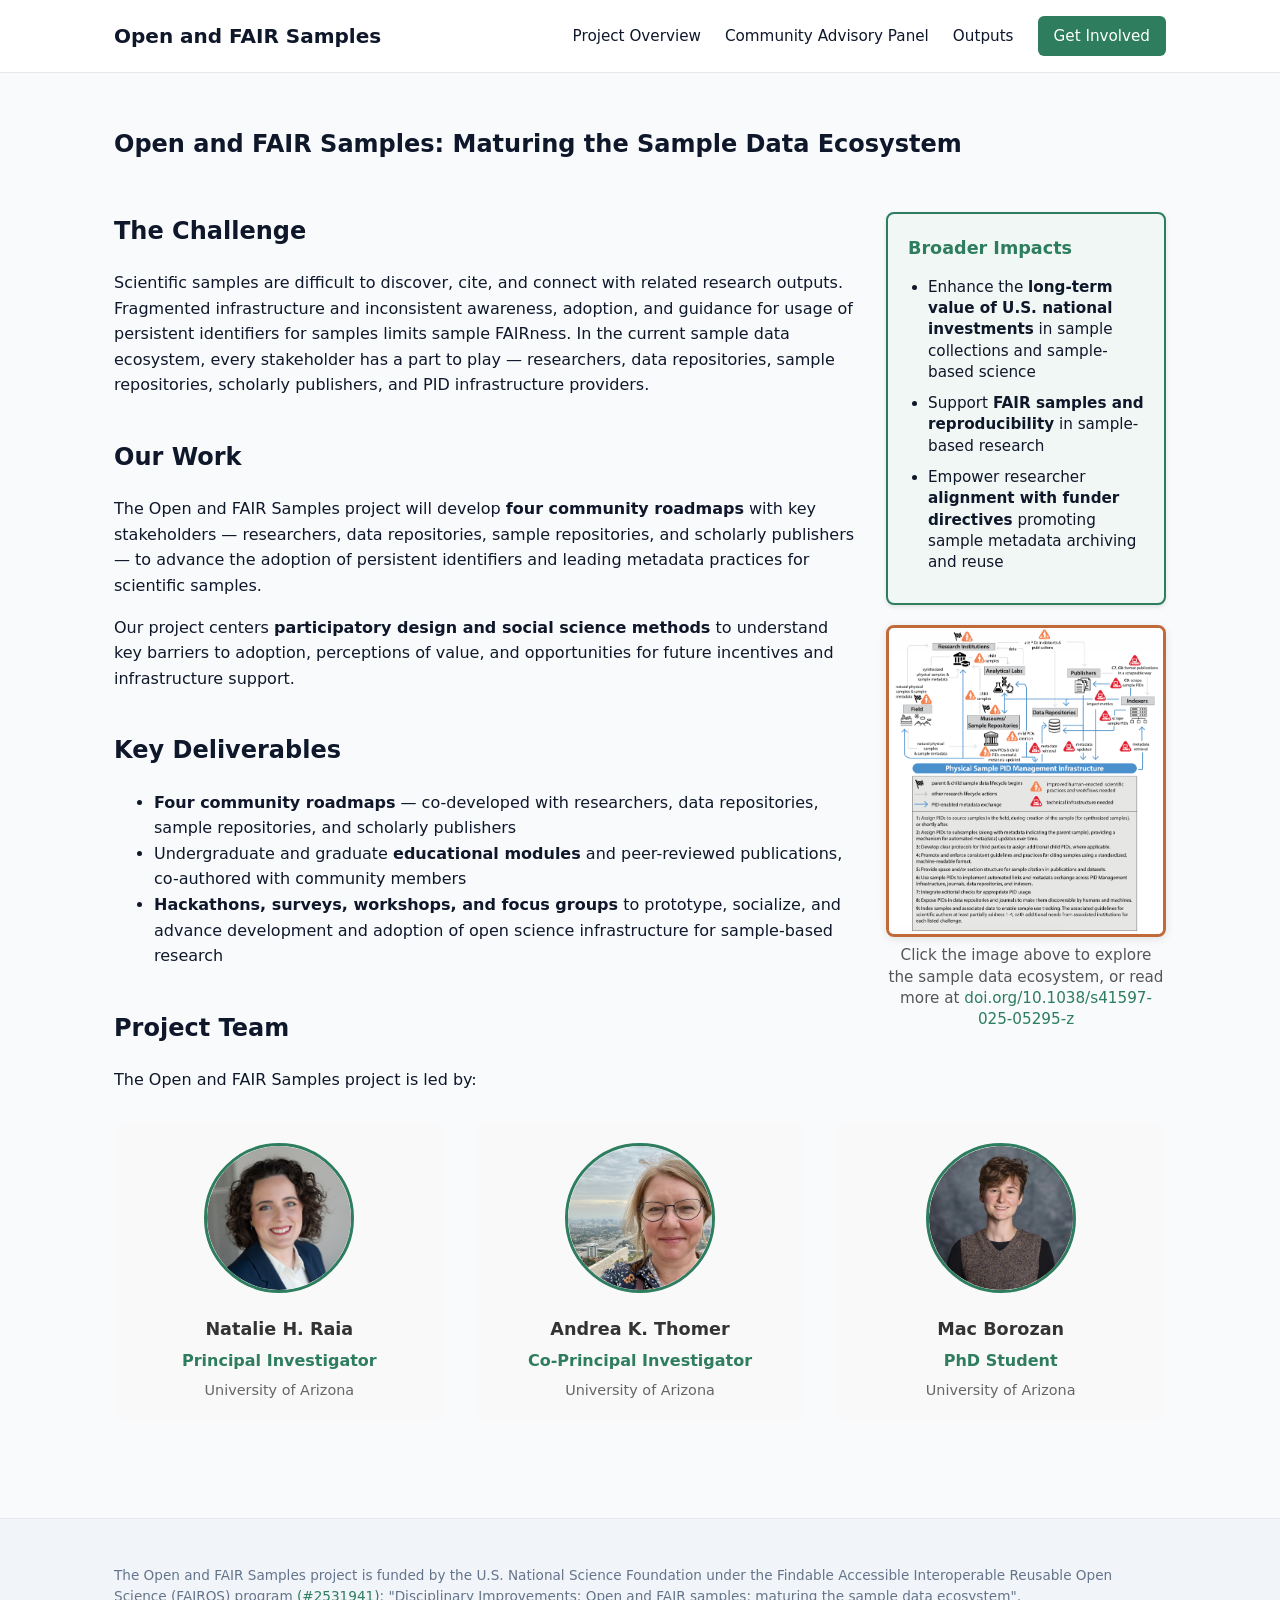
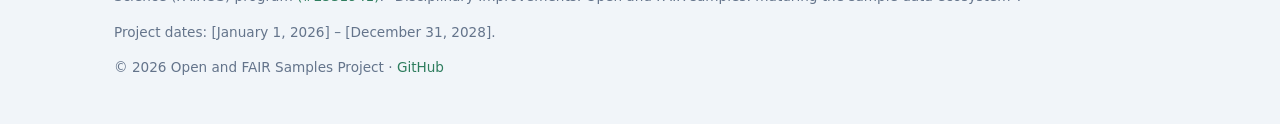
<file: index.html>
<!DOCTYPE html>
<html lang="en">
<head>
  <meta charset="UTF-8" />
  <meta name="viewport" content="width=device-width, initial-scale=1" />
  <title>Open and FAIR Samples</title>
  <link rel="stylesheet" href="styles.css">
  <style>
    /* Floating logo style */
    .floating-logo {
      float: right;
      margin: 0 0 20px 30px;
      max-width: 250px;
      width: 100%;
      height: auto;
    }

    /* Logo floating in hero section */
    .hero {
      position: relative;
    }

    .hero-logo {
      float: right;
      margin: 0 0 20px 30px;
      max-width: 250px;
      width: 100%;
      height: auto;
    }

    /* Engage box styling */
    .engage-box {
      float: right;
      clear: right;
      max-width: 280px;
      width: 100%;
      margin: 0 0 20px 30px;
      padding: 20px;
      background-color: #f0f7f4;
      border: 2px solid var(--primary, #2e7d5e);
      border-radius: 8px;
      box-shadow: 0 2px 4px rgba(0,0,0,0.1);
    }

    .engage-box h3 {
      margin-top: 0;
      margin-bottom: 15px;
      color: var(--primary, #2e7d5e);
      font-size: 1.1em;
    }

    .engage-box ul {
      margin: 0;
      padding-left: 20px;
      list-style-type: disc;
    }

    .engage-box li {
      margin-bottom: 10px;
      font-size: 0.95em;
      line-height: 1.4;
    }

    .engage-box a {
      color: var(--primary, #2e7d5e);
      text-decoration: none;
    }

    .engage-box a:hover {
      text-decoration: underline;
    }

    /* Ecosystem image floated below the engage box */
    .ecosystem-image {
      float: right;
      clear: right;
      max-width: 280px;
      width: 100%;
      margin: 0 0 20px 30px;
    }

    .ecosystem-image-wrap {
      position: relative;
      cursor: zoom-in;
      border-radius: 8px;
      overflow: hidden;
      border: 3px solid #c06a3a;
      box-shadow: 0 2px 8px rgba(0,0,0,0.1);
    }

    .ecosystem-image-wrap img {
      width: 100%;
      height: auto;
      display: block;
      transition: filter 0.2s ease;
    }

    .ecosystem-image-wrap:hover img {
      filter: brightness(0.75);
    }

    .ecosystem-image-wrap .zoom-icon {
      position: absolute;
      inset: 0;
      display: flex;
      align-items: center;
      justify-content: center;
      opacity: 0;
      transition: opacity 0.2s ease;
      pointer-events: none;
    }

    .ecosystem-image-wrap:hover .zoom-icon {
      opacity: 1;
    }

    .ecosystem-caption {
      margin: 8px 0 0;
      font-size: 0.95em;
      color: #555;
      line-height: 1.4;
      text-align: center;
    }

    .ecosystem-caption a {
      color: var(--primary, #2e7d5e);
      text-decoration: none;
    }

    .ecosystem-caption a:hover {
      text-decoration: underline;
    }

    .zoom-icon svg {
      width: 48px;
      height: 48px;
      fill: none;
      stroke: #fff;
      stroke-width: 2.5;
      stroke-linecap: round;
      drop-shadow: 0 2px 4px rgba(0,0,0,0.4);
      filter: drop-shadow(0 2px 4px rgba(0,0,0,0.5));
    }

    /* Lightbox */
    .lightbox {
      display: none;
      position: fixed;
      inset: 0;
      background: rgba(0,0,0,0.85);
      z-index: 1000;
      align-items: center;
      justify-content: center;
      cursor: zoom-out;
    }

    .lightbox.open {
      display: flex;
    }

    .lightbox img {
      max-height: 95vh;
      max-width: 95vw;
      width: auto;
      height: auto;
      border-radius: 8px;
      box-shadow: 0 4px 24px rgba(0,0,0,0.5);
    }

    .lightbox-close {
      position: fixed;
      top: 16px;
      right: 20px;
      background: none;
      border: none;
      color: #fff;
      font-size: 2rem;
      cursor: pointer;
      line-height: 1;
      opacity: 0.8;
    }

    .lightbox-close:hover {
      opacity: 1;
    }

    /* Team section styling */
    .team-grid {
      display: grid;
      grid-template-columns: repeat(auto-fit, minmax(250px, 1fr));
      gap: 30px;
      margin-top: 30px;
    }

    .team-member {
      text-align: center;
      padding: 20px;
      background-color: #f9f9f9;
      border-radius: 8px;
      transition: transform 0.3s ease, box-shadow 0.3s ease;
    }

    .team-member:hover {
      transform: translateY(-5px);
      box-shadow: 0 4px 12px rgba(0,0,0,0.1);
    }

    .team-member-photo {
      width: 150px;
      height: 150px;
      border-radius: 50%;
      object-fit: cover;
      margin: 0 auto 15px;
      border: 3px solid var(--primary, #2e7d5e);
    }

    /* Placeholder when no photo is available */
    .team-member-photo-placeholder {
      width: 150px;
      height: 150px;
      border-radius: 50%;
      margin: 0 auto 15px;
      border: 3px solid var(--primary, #2e7d5e);
      background: #e2e8f0;
      display: flex;
      align-items: center;
      justify-content: center;
      font-size: 2.5rem;
      color: var(--muted, #64748b);
    }

    .team-member-name {
      font-weight: bold;
      font-size: 1.1em;
      color: #333;
      margin-bottom: 5px;
    }

    .team-member-role {
      color: var(--primary, #2e7d5e);
      font-weight: 600;
      margin-bottom: 5px;
    }

    .team-member-affiliation {
      color: #666;
      font-size: 0.9em;
    }

    /* Stakeholder diagram area */
    .stakeholder-diagram {
      margin: 2rem 0;
      text-align: center;
    }

    .stakeholder-diagram img {
      max-width: 100%;
      height: auto;
      border-radius: 12px;
      box-shadow: 0 2px 8px rgba(0,0,0,0.08);
    }

    /* Add spacing after hero to accommodate floated elements */
    .hero::after {
      content: "";
      display: table;
      clear: both;
    }

    /* Responsive adjustments */
    @media (max-width: 768px) {
      .hero-logo {
        float: none;
        display: block;
        margin: 20px auto;
        max-width: 200px;
      }

      .engage-box {
        float: none;
        margin: 20px auto;
        max-width: 100%;
      }

      .ecosystem-image {
        float: none;
        margin: 20px auto;
        max-width: 100%;
      }

      .team-grid {
        grid-template-columns: 1fr;
      }
    }
  </style>
</head>

<body>
  <!-- HEADER -->
  <header class="site-header">
    <div class="container">
      <a class="brand" href="index.html">
        <!-- Replace with your project logo when available -->
        <!-- <img src="assets/logos/open-fair-samples.png"
             alt="Open and FAIR Samples project logo"
             class="brand-logo"> -->
        <span>Open and FAIR Samples</span>
      </a>
      <button class="nav-toggle" aria-label="Toggle navigation" onclick="document.querySelector('.nav').classList.toggle('open')">
        <span></span><span></span><span></span>
      </button>
      <nav class="nav" aria-label="Primary">
        <a href="project-overview/index.html" class="nav-link">Project Overview</a>
        <a href="community-advisory-panel/index.html" class="nav-link">Community Advisory Panel</a>
        <a href="outputs/index.html" class="nav-link">Outputs</a>
        <a href="get-involved/index.html" class="nav-link nav-cta">Get Involved</a>
      </nav>
    </div>
  </header>

  <!-- MAIN CONTENT -->
  <main class="container content">
    <section class="hero">
      <h1>Open and FAIR Samples: Maturing the Sample Data Ecosystem</h1>
    
    </section>

    <section>
      <div class="engage-box">
        <h3>Broader Impacts</h3>
        <ul>
          <li>
            Enhance the <strong>long-term value of U.S. national investments</strong> in
            sample collections and sample-based science
          </li>
          <li>
            Support <strong>FAIR samples and reproducibility</strong> in
            sample-based research
          </li>
          <li>
            Empower researcher <strong>alignment with funder directives</strong>
            promoting sample metadata archiving and reuse
          </li>
        </ul>
      </div>
      <div class="ecosystem-image">
        <div class="ecosystem-image-wrap" onclick="document.getElementById('ecosystem-lightbox').classList.add('open')" role="button" aria-label="Expand ecosystem diagram">
          <img src="assets/image_sampleecosystem.png" alt="Open and FAIR Samples ecosystem diagram">
          <div class="zoom-icon">
            <svg viewBox="0 0 24 24" aria-hidden="true">
              <circle cx="11" cy="11" r="7"/>
              <line x1="16.5" y1="16.5" x2="22" y2="22"/>
              <line x1="11" y1="8" x2="11" y2="14"/>
              <line x1="8" y1="11" x2="14" y2="11"/>
            </svg>
          </div>
        </div>
        <p class="ecosystem-caption">
          Click the image above to explore the sample data ecosystem, or read more at <a href="https://doi.org/10.1038/s41597-025-05295-z" target="_blank" rel="noopener noreferrer">doi.org/10.1038/s41597-025-05295-z</a>
        </p>
      </div>

      <!-- Lightbox -->
      <div id="ecosystem-lightbox" class="lightbox" onclick="this.classList.remove('open')">
        <button class="lightbox-close" aria-label="Close">&times;</button>
        <img src="assets/image_sampleecosystem.png" alt="Open and FAIR Samples ecosystem diagram">
      </div>
      <h2>The Challenge</h2>
      <p>
        Scientific samples are difficult to discover, cite, and connect with
        related research outputs. Fragmented infrastructure and inconsistent
        awareness, adoption, and guidance for usage of persistent identifiers for samples limits
        sample FAIRness. In the current sample data ecosystem, every stakeholder has a part to play — researchers, data repositories, sample repositories,
        scholarly publishers, and PID infrastructure providers.
      </p>
    </section>

    <section>
      <h2>Our Work</h2>
      <p>
        The Open and FAIR Samples project will develop <strong>four community
        roadmaps</strong> with key stakeholders — researchers, data repositories,
        sample repositories, and scholarly publishers — to advance the adoption
        of persistent identifiers and leading metadata practices for scientific
        samples.
      </p>
      <p>
        Our project centers <strong>participatory design and social science methods</strong>
        to understand key barriers to adoption, perceptions of value, and opportunities for future incentives and infrastructure support.
      </p>
    </section>

    <section>
      <h2>Key Deliverables</h2>
      <ul>
        <li>
          <strong>Four community roadmaps</strong> — co-developed with
          researchers, data repositories, sample repositories, and scholarly
          publishers
        </li>
        <li>
          Undergraduate and graduate <strong>educational modules</strong> and
          peer-reviewed publications, co-authored with community members
        </li>
        <li>
          <strong>Hackathons, surveys, workshops, and focus groups</strong> to
          prototype, socialize, and advance development and adoption of open
          science infrastructure for sample-based research
        </li>
      </ul>
    </section>

    <section>
      <h2>Project Team</h2>
      <p>
        The Open and FAIR Samples project is led by:
      </p>

      <div class="team-grid">
        <div class="team-member">
          <img src="assets/team/natalie-raia.png" 
               alt="Natalie H. Raia" 
               class="team-member-photo">
          <div class="team-member-name">Natalie H. Raia</div>
          <div class="team-member-role">Principal Investigator</div>
          <div class="team-member-affiliation">University of Arizona</div>
        </div>

        <div class="team-member">
          <img src="assets/team/andrea-thomer.png" 
               alt="Andrea K. Thomer" 
               class="team-member-photo">
          <div class="team-member-name">Andrea K. Thomer</div>
          <div class="team-member-role">Co-Principal Investigator</div>
          <div class="team-member-affiliation">University of Arizona</div>
        </div>

         <div class="team-member">
          <img src="assets/team/mac-borozan.png" 
               alt="Mac Borozan" 
               class="team-member-photo">
          <div class="team-member-name">Mac Borozan</div>
          <div class="team-member-role">PhD Student</div>
          <div class="team-member-affiliation">University of Arizona</div>
        </div>
      </div>
    </section>

    <!-- Partner/Collaborator section — uncomment and populate when ready
    <section>
      <h2>Our Partners</h2>
      <p>
        This project engages a broad network of sample repositories, 
        data repositories, and scholarly publishers. Partner logos and 
        links will be added as formal partnerships are established.
      </p>
    </section>
    -->

  </main>

  <!-- FOOTER -->
  <footer class="site-footer">
    <div class="container">
      <p>
        The Open and FAIR Samples project is funded by the U.S. National Science Foundation
        under the Findable Accessible Interoperable Reusable Open Science (FAIROS)
        program <a href="https://www.nsf.gov/awardsearch/show-award?AWD_ID=2531941"target="_blank" rel="noopener noreferrer">(#2531941)</a>: "Disciplinary Improvements: Open and FAIR samples: maturing the
        sample data ecosystem".
      </p>
      <p>Project dates: [January 1, 2026] – [December 31, 2028].</p>
      <p>
        &copy; <span id="year"></span> Open and FAIR Samples Project &middot;
        <a href="https://github.com/linked-samples/FAIR-sample-ecosystem">GitHub</a>
      </p>
    </div>
  </footer>

  <script>
    document.getElementById('year').textContent = new Date().getFullYear();
    document.addEventListener('keydown', function(e) {
      if (e.key === 'Escape') document.getElementById('ecosystem-lightbox').classList.remove('open');
    });
  </script>
</body>
</html>
</file>
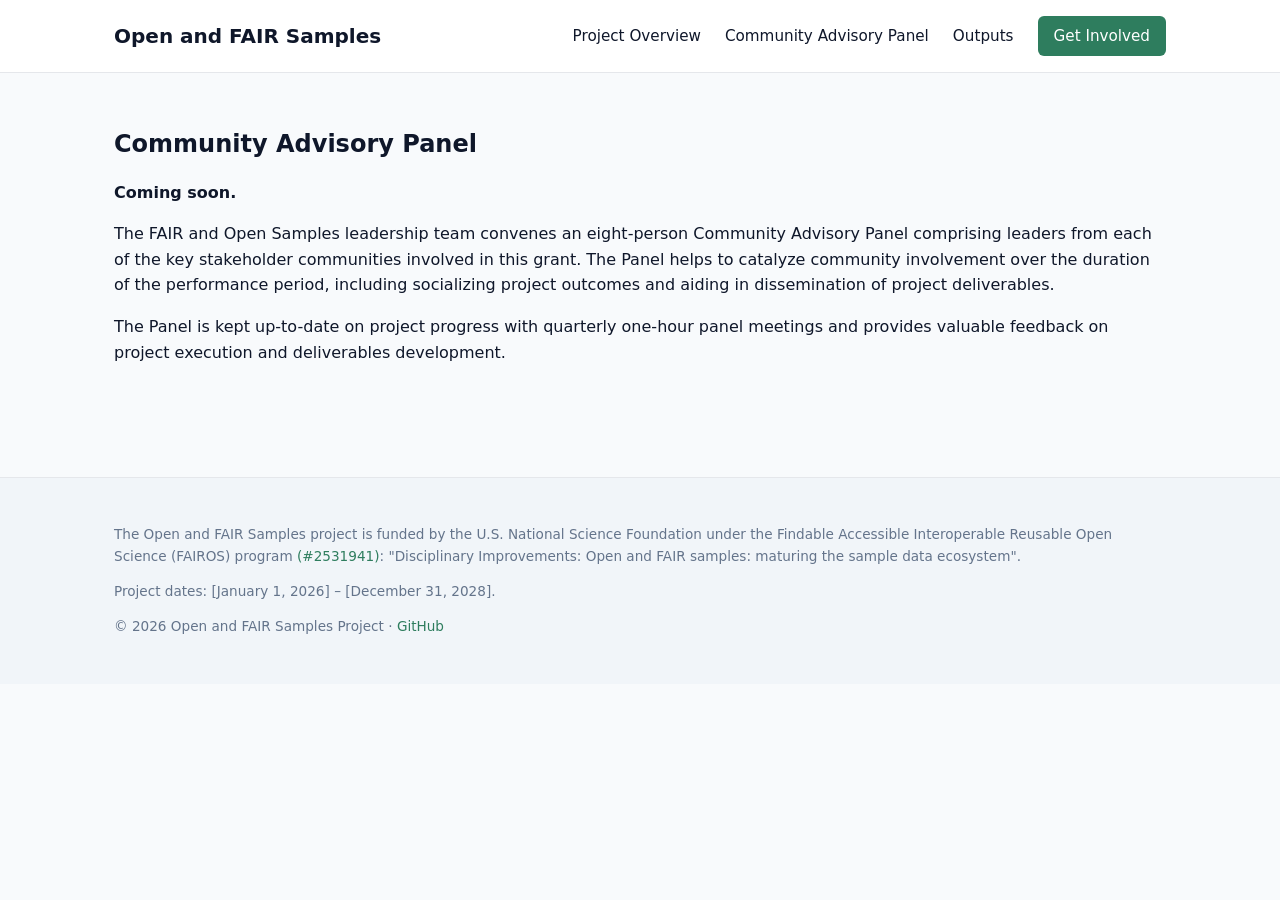
<file: community-advisory-panel/index.html>
<!DOCTYPE html>
<html lang="en">
<head>
  <meta charset="UTF-8" />
  <meta name="viewport" content="width=device-width, initial-scale=1" />
  <title>Community Advisory Panel – Open and FAIR Samples</title>
  <link rel="stylesheet" href="../styles.css">
</head>

<body>
  <!-- HEADER -->
  <header class="site-header">
    <div class="container">
      <a class="brand" href="../index.html">
        <span>Open and FAIR Samples</span>
      </a>
      <button class="nav-toggle" aria-label="Toggle navigation" onclick="document.querySelector('.nav').classList.toggle('open')">
        <span></span><span></span><span></span>
      </button>
      <nav class="nav" aria-label="Primary">
        <a href="../project-overview/index.html" class="nav-link">Project Overview</a>
        <a href="../community-advisory-panel/index.html" class="nav-link">Community Advisory Panel</a>
        <a href="../outputs/index.html" class="nav-link">Outputs</a>
        <a href="../get-involved/index.html" class="nav-link nav-cta">Get Involved</a>
      </nav>
    </div>
  </header>

  <!-- MAIN CONTENT -->
  <main class="container content">
    <section class="hero">
      <h1>Community Advisory Panel</h1>
    </section>
    <section class="copy-block">
      <p><strong>Coming soon.</strong></p>
      <p>The FAIR and Open Samples leadership team convenes an eight-person Community Advisory Panel comprising leaders from each of the key stakeholder communities involved in this grant. The Panel helps to catalyze community involvement over the duration of the performance period, including socializing project outcomes and aiding in dissemination of project deliverables.</p>
      <p>The Panel is kept up-to-date on project progress with quarterly one-hour panel meetings and provides valuable feedback on project execution and deliverables development.</p>
    </section>
  </main>

  <!-- FOOTER -->
  <footer class="site-footer">
    <div class="container">
      <p>
        The Open and FAIR Samples project is funded by the U.S. National Science Foundation
        under the Findable Accessible Interoperable Reusable Open Science (FAIROS)
        program <a href="https://www.nsf.gov/awardsearch/show-award?AWD_ID=2531941"target="_blank" rel="noopener noreferrer">(#2531941)</a>: "Disciplinary Improvements: Open and FAIR samples: maturing the
        sample data ecosystem".
      </p>
      <p>Project dates: [January 1, 2026] – [December 31, 2028].</p>
      <p>
        &copy; <span id="year"></span> Open and FAIR Samples Project &middot;
        <a href="https://github.com/linked-samples/FAIR-sample-ecosystem">GitHub</a>
      </p>
    </div>
  </footer>

  <script>
    document.getElementById('year').textContent = new Date().getFullYear();
  </script>
</body>
</html>
</file>
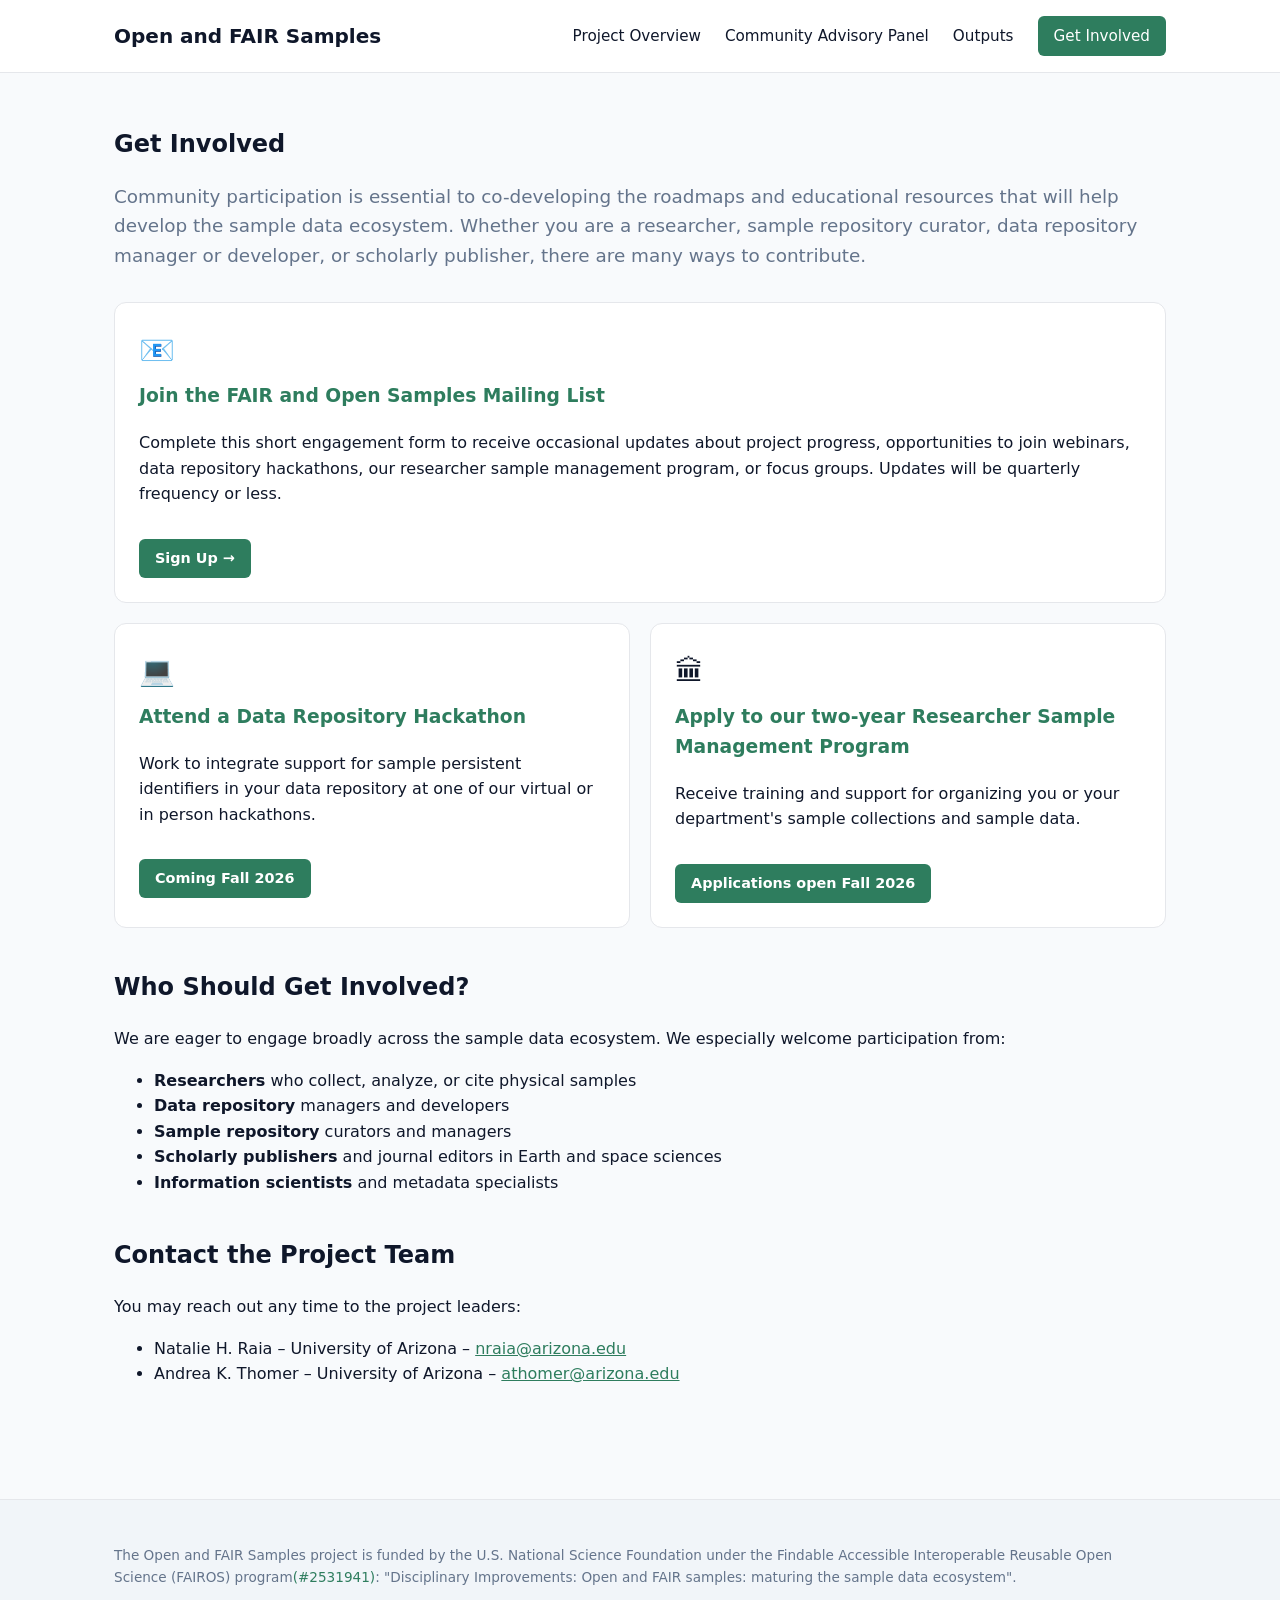
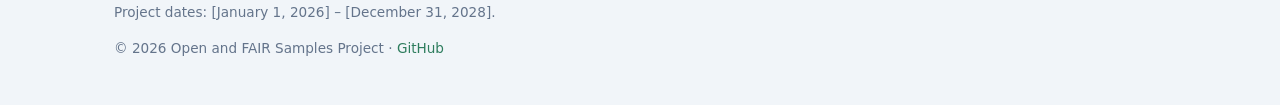
<file: get-involved/index.html>
<!DOCTYPE html>
<html lang="en">
<head>
  <meta charset="UTF-8" />
  <meta name="viewport" content="width=device-width, initial-scale=1" />
  <title>Get Involved – Open and FAIR Samples</title>
  <link rel="stylesheet" href="../styles.css">
  <style>
    /* Involvement card grid */
    .involve-grid {
      display: grid;
      grid-template-columns: 1fr 1fr;
      gap: 20px;
      margin: 2rem 0;
    }

    .involve-card--full {
      grid-column: 1 / -1;
    }

    @media (max-width: 600px) {
      .involve-grid {
        grid-template-columns: 1fr;
      }
    }

    .involve-card {
      background: white;
      border: 1px solid #e5e7eb;
      border-radius: 12px;
      padding: 1.5rem;
      transition: transform 0.2s ease, box-shadow 0.2s ease;
    }

    .involve-card:hover {
      transform: translateY(-3px);
      box-shadow: 0 4px 12px rgba(0,0,0,0.08);
      border-color: var(--primary, #2e7d5e);
    }

    .involve-card h3 {
      margin-top: 0;
      color: var(--primary, #2e7d5e);
    }

    .involve-card .icon {
      font-size: 1.8rem;
      margin-bottom: 0.5rem;
    }

    .involve-card a.cta-link {
      display: inline-block;
      margin-top: 1rem;
      padding: 8px 16px;
      background: var(--primary, #2e7d5e);
      color: white;
      border-radius: 6px;
      text-decoration: none;
      font-weight: 600;
      font-size: 0.9em;
      transition: background 0.2s;
    }

    .involve-card a.cta-link:hover {
      background: var(--secondary, #1f6fb2);
    }
  </style>
</head>

<body>
  <!-- HEADER -->
  <header class="site-header">
    <div class="container">
      <a class="brand" href="../index.html">
        <span>Open and FAIR Samples</span>
      </a>
      <button class="nav-toggle" aria-label="Toggle navigation" onclick="document.querySelector('.nav').classList.toggle('open')">
        <span></span><span></span><span></span>
      </button>
      <nav class="nav" aria-label="Primary">
        <a href="../project-overview/index.html" class="nav-link">Project Overview</a>
        <a href="../community-advisory-panel/index.html" class="nav-link">Community Advisory Panel</a>
        <a href="../outputs/index.html" class="nav-link">Outputs</a>
        <a href="../get-involved/index.html" class="nav-link nav-cta">Get Involved</a>
      </nav>
    </div>
  </header>

  <!-- MAIN CONTENT -->
  <main class="container content">
    <section class="hero">
      <h1>Get Involved</h1>
      <p class="lead">
        Community participation is essential to co-developing the roadmaps and
        educational resources that will help develop the sample data ecosystem.
        Whether you are a researcher, sample repository curator, data repository manager or developer, or scholarly publisher, there
        are many ways to contribute.
      </p>
    </section>

    <div class="involve-grid">
      <div class="involve-card involve-card--full">
        <div class="icon">&#x1F4E7;</div>
        <h3>Join the FAIR and Open Samples Mailing List</h3>
        <p>
          Complete this short engagement form to receive occasional updates about project progress, opportunities to join webinars, data repository hackathons,
          our researcher sample management program, or focus groups. Updates will be quarterly frequency or less.
        </p>
        <!-- TODO: Replace with your mailing list link -->
        <a href="#" class="cta-link">Sign Up &rarr;</a>
      </div>

      <div class="involve-card">
        <div class="icon">&#x1F4BB;</div>
        <h3>Attend a Data Repository Hackathon</h3>
        <p>
          Work to integrate support for sample persistent identifiers in your data repository at one of our virtual or in person hackathons.
        </p>
        <!-- TODO: Replace with event registration link -->
        <a href="#" class="cta-link">Coming Fall 2026</a>
      </div>

      <div class="involve-card">
        <div class="icon">&#x1F3DB;</div>
        <h3>Apply to our two-year Researcher Sample Management Program</h3>
        <p>
          Receive training and support for organizing you or your department's sample collections and sample data.
        </p>
        <!-- TODO: Replace with event registration link -->
        <a href="#" class="cta-link">Applications open Fall 2026</a>
      </div>
    </div>

    <section>
      <h2>Who Should Get Involved?</h2>
      <p>
        We are eager to engage broadly across the sample data ecosystem.
        We especially welcome participation from:
      </p>
      <ul>
        <li><strong>Researchers</strong> who collect, analyze, or cite physical samples</li>
        <li><strong>Data repository</strong> managers and developers</li>
        <li><strong>Sample repository</strong> curators and managers</li>
        <li><strong>Scholarly publishers</strong> and journal editors in Earth and space sciences</li>
        <li><strong>Information scientists</strong> and metadata specialists</li>
      </ul>
    </section>

    <section>
      <h2>Contact the Project Team</h2>
      <p>
        You may reach out any time to the project leaders:
      </p>
      <ul>
        <li>
          Natalie H. Raia – University of Arizona –
          <a href="mailto:nraia@arizona.edu">nraia@arizona.edu</a>
        </li>
        <li>
          Andrea K. Thomer – University of Arizona –
          <!-- TODO: Add Andrea Thomer's email address -->
          <a href="mailto:athomer@arizona.edu">athomer@arizona.edu</a>
        </li>
      </ul>
    </section>

  </main>

  <!-- FOOTER -->
  <footer class="site-footer">
    <div class="container">
      <p>
        The Open and FAIR Samples project is funded by the U.S. National Science Foundation
        under the Findable Accessible Interoperable Reusable Open Science (FAIROS)
        program<a href="https://www.nsf.gov/awardsearch/show-award?AWD_ID=2531941"target="_blank" rel="noopener noreferrer">(#2531941)</a>: "Disciplinary Improvements: Open and FAIR samples: maturing the
        sample data ecosystem".
      </p>
      <p>Project dates: [January 1, 2026] – [December 31, 2028].</p>
      <p>
        &copy; <span id="year"></span> Open and FAIR Samples Project &middot;
        <a href="https://github.com/linked-samples/FAIR-sample-ecosystem">GitHub</a>
      </p>
    </div>
  </footer>

  <script>
    document.getElementById('year').textContent = new Date().getFullYear();
  </script>
</body>
</html>
</file>
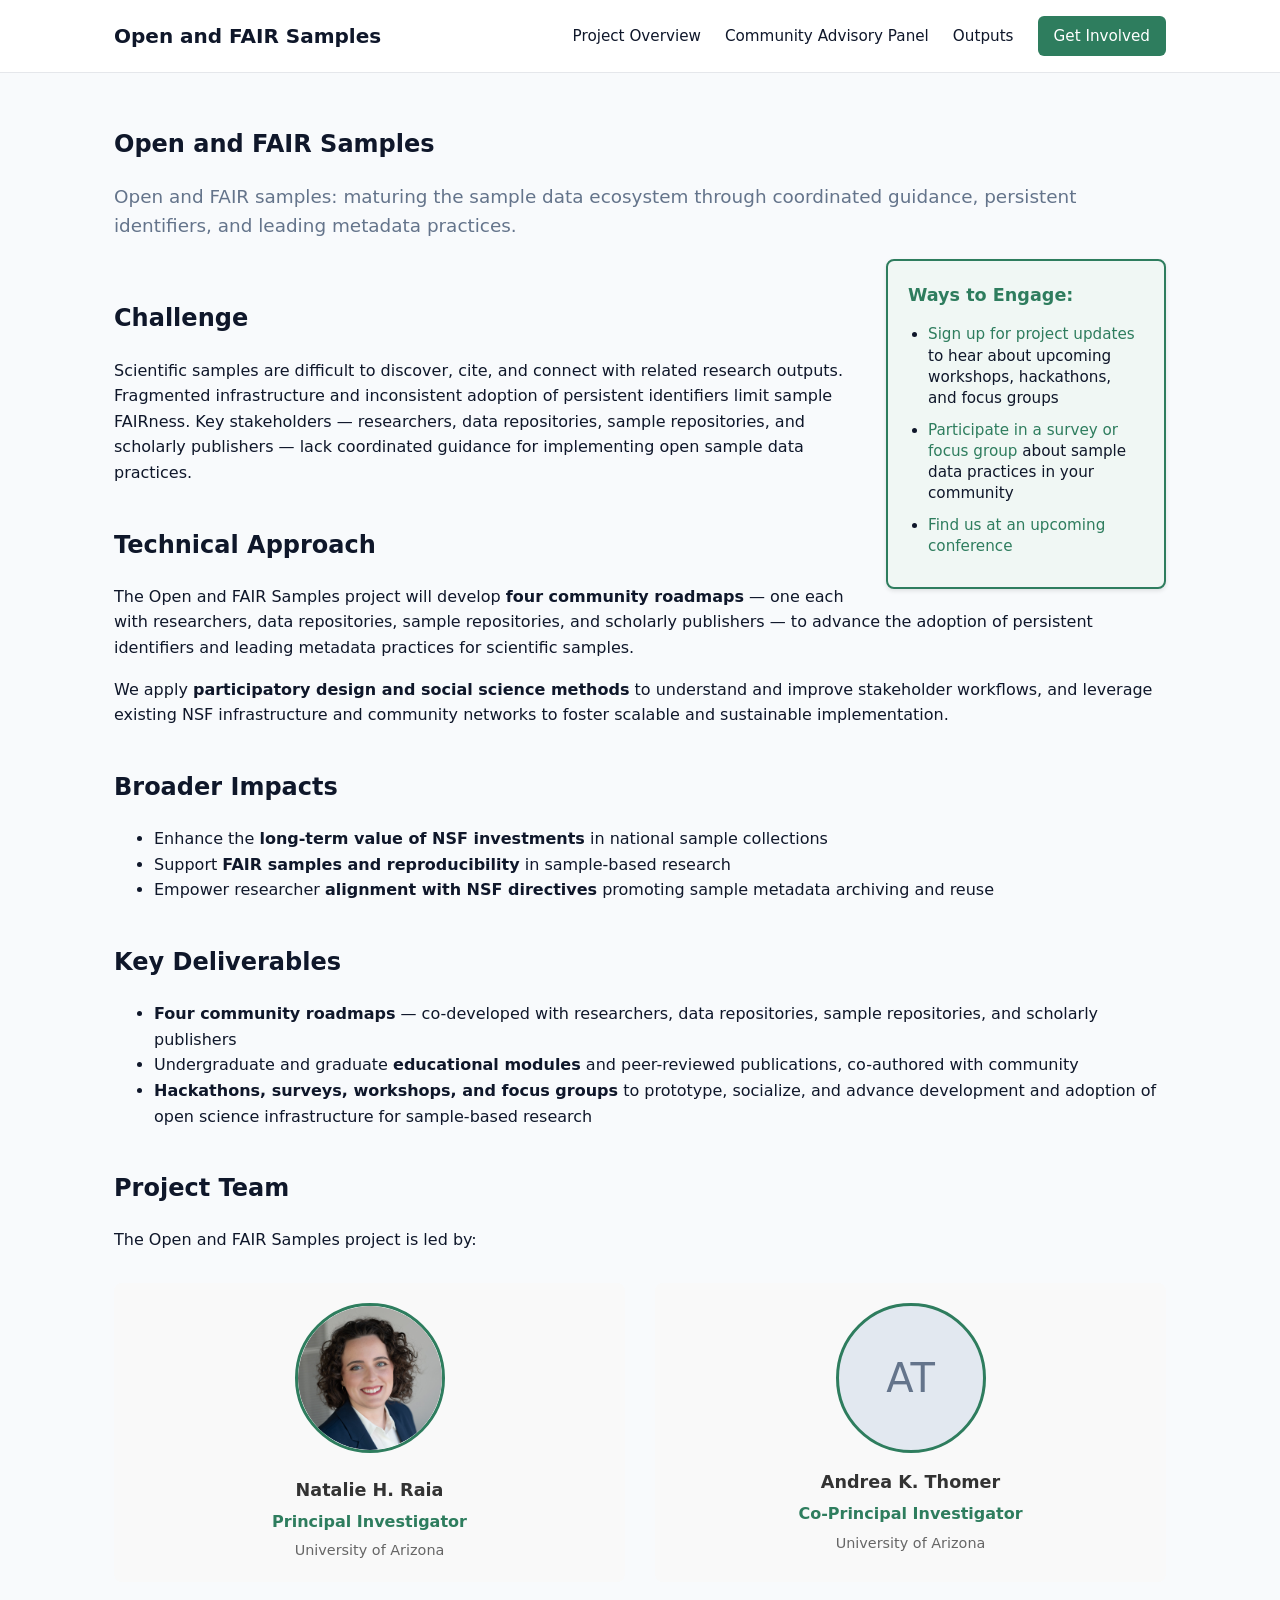
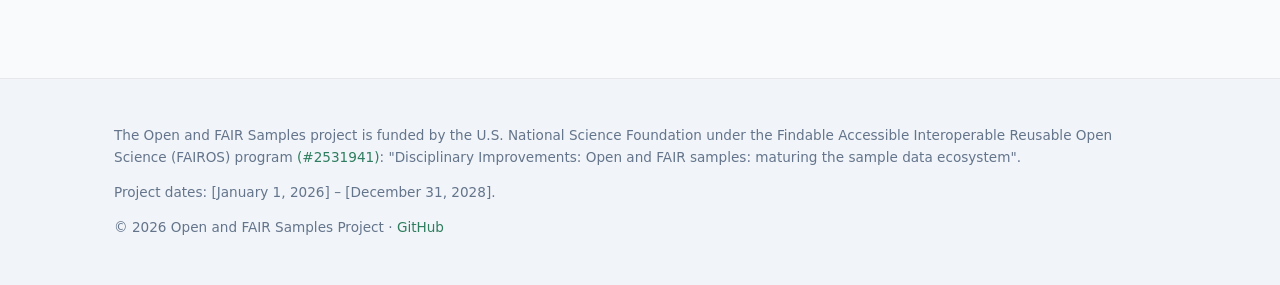
<file: home/index.html>
<!DOCTYPE html>
<html lang="en">
<head>
  <meta charset="UTF-8" />
  <meta name="viewport" content="width=device-width, initial-scale=1" />
  <title>Open and FAIR Samples</title>
  <link rel="stylesheet" href="../styles.css">
  <style>
    /* Floating logo style */
    .floating-logo {
      float: right;
      margin: 0 0 20px 30px;
      max-width: 250px;
      width: 100%;
      height: auto;
    }

    /* Logo floating in hero section */
    .hero {
      position: relative;
    }

    .hero-logo {
      float: right;
      margin: 0 0 20px 30px;
      max-width: 250px;
      width: 100%;
      height: auto;
    }

    /* Engage box styling */
    .engage-box {
      float: right;
      clear: right;
      max-width: 280px;
      width: 100%;
      margin: 0 0 20px 30px;
      padding: 20px;
      background-color: #f0f7f4;
      border: 2px solid var(--primary, #2e7d5e);
      border-radius: 8px;
      box-shadow: 0 2px 4px rgba(0,0,0,0.1);
    }

    .engage-box h3 {
      margin-top: 0;
      margin-bottom: 15px;
      color: var(--primary, #2e7d5e);
      font-size: 1.1em;
    }

    .engage-box ul {
      margin: 0;
      padding-left: 20px;
      list-style-type: disc;
    }

    .engage-box li {
      margin-bottom: 10px;
      font-size: 0.95em;
      line-height: 1.4;
    }

    .engage-box a {
      color: var(--primary, #2e7d5e);
      text-decoration: none;
    }

    .engage-box a:hover {
      text-decoration: underline;
    }

    /* Team section styling */
    .team-grid {
      display: grid;
      grid-template-columns: repeat(auto-fit, minmax(250px, 1fr));
      gap: 30px;
      margin-top: 30px;
    }

    .team-member {
      text-align: center;
      padding: 20px;
      background-color: #f9f9f9;
      border-radius: 8px;
      transition: transform 0.3s ease, box-shadow 0.3s ease;
    }

    .team-member:hover {
      transform: translateY(-5px);
      box-shadow: 0 4px 12px rgba(0,0,0,0.1);
    }

    .team-member-photo {
      width: 150px;
      height: 150px;
      border-radius: 50%;
      object-fit: cover;
      margin: 0 auto 15px;
      border: 3px solid var(--primary, #2e7d5e);
    }

    /* Placeholder when no photo is available */
    .team-member-photo-placeholder {
      width: 150px;
      height: 150px;
      border-radius: 50%;
      margin: 0 auto 15px;
      border: 3px solid var(--primary, #2e7d5e);
      background: #e2e8f0;
      display: flex;
      align-items: center;
      justify-content: center;
      font-size: 2.5rem;
      color: var(--muted, #64748b);
    }

    .team-member-name {
      font-weight: bold;
      font-size: 1.1em;
      color: #333;
      margin-bottom: 5px;
    }

    .team-member-role {
      color: var(--primary, #2e7d5e);
      font-weight: 600;
      margin-bottom: 5px;
    }

    .team-member-affiliation {
      color: #666;
      font-size: 0.9em;
    }

    /* Stakeholder diagram area */
    .stakeholder-diagram {
      margin: 2rem 0;
      text-align: center;
    }

    .stakeholder-diagram img {
      max-width: 100%;
      height: auto;
      border-radius: 12px;
      box-shadow: 0 2px 8px rgba(0,0,0,0.08);
    }

    /* Add spacing after hero to accommodate floated elements */
    .hero::after {
      content: "";
      display: table;
      clear: both;
    }

    /* Responsive adjustments */
    @media (max-width: 768px) {
      .hero-logo {
        float: none;
        display: block;
        margin: 20px auto;
        max-width: 200px;
      }

      .engage-box {
        float: none;
        margin: 20px auto;
        max-width: 100%;
      }

      .team-grid {
        grid-template-columns: 1fr;
      }
    }
  </style>
</head>

<body>
  <!-- HEADER -->
  <header class="site-header">
    <div class="container">
      <a class="brand" href="../index.html">
        <!-- Replace with your project logo when available -->
        <!-- <img src="../assets/logos/open-fair-samples.png"
             alt="Open and FAIR Samples project logo"
             class="brand-logo"> -->
        <span>Open and FAIR Samples</span>
      </a>
      <button class="nav-toggle" aria-label="Toggle navigation" onclick="document.querySelector('.nav').classList.toggle('open')">
        <span></span><span></span><span></span>
      </button>
      <nav class="nav" aria-label="Primary">
        <a href="../project-overview/index.html" class="nav-link">Project Overview</a>
        <a href="../community-advisory-panel/index.html" class="nav-link">Community Advisory Panel</a>
        <a href="../outputs/index.html" class="nav-link">Outputs</a>
        <a href="../get-involved/index.html" class="nav-link nav-cta">Get Involved</a>
      </nav>
    </div>
  </header>

  <!-- MAIN CONTENT -->
  <main class="container content">
    <section class="hero">
      <h1>Open and FAIR Samples</h1>
      <p class="lead">
        Open and FAIR samples: maturing the sample data ecosystem through
        coordinated guidance, persistent identifiers, and leading metadata practices.
      </p>
    </section>

    <div class="content-with-logo">
      <!-- Replace with your project logo when available -->
      <!-- <img src="../assets/logos/open-fair-samples.png" 
           alt="Open and FAIR Samples logo" 
           class="floating-logo"> -->

      <div class="engage-box">
        <h3>Ways to Engage:</h3>
        <ul>
          <li>
            <!-- TODO: Replace with your mailing list link -->
            <a href="#">Sign up for project updates</a> to hear about upcoming workshops, hackathons, and focus groups
          </li>
          <li>
            <!-- TODO: Replace with your survey/form link -->
            <a href="#">Participate in a survey or focus group</a> about sample data practices in your community
          </li>
          <li>
            <!-- TODO: Replace with conference schedule link -->
            <a href="#">Find us at an upcoming conference</a>
          </li>
        </ul>
      </div>
    </div>

    <section>
      <h2>Challenge</h2>
      <p>
        Scientific samples are difficult to discover, cite, and connect with
        related research outputs. Fragmented infrastructure and inconsistent
        adoption of persistent identifiers limit sample FAIRness. Key
        stakeholders — researchers, data repositories, sample repositories,
        and scholarly publishers — lack coordinated guidance for implementing
        open sample data practices.
      </p>
    </section>

    <section>
      <h2>Technical Approach</h2>
      <p>
        The Open and FAIR Samples project will develop <strong>four community
        roadmaps</strong> — one each with researchers, data repositories,
        sample repositories, and scholarly publishers — to advance the adoption
        of persistent identifiers and leading metadata practices for scientific
        samples.
      </p>
      <p>
        We apply <strong>participatory design and social science methods</strong>
        to understand and improve stakeholder workflows, and leverage existing
        NSF infrastructure and community networks to foster scalable and
        sustainable implementation.
      </p>
    </section>

    <section>
      <h2>Broader Impacts</h2>
      <ul>
        <li>
          Enhance the <strong>long-term value of NSF investments</strong> in
          national sample collections
        </li>
        <li>
          Support <strong>FAIR samples and reproducibility</strong> in
          sample-based research
        </li>
        <li>
          Empower researcher <strong>alignment with NSF directives</strong>
          promoting sample metadata archiving and reuse
        </li>
      </ul>
    </section>

    <section>
      <h2>Key Deliverables</h2>
      <ul>
        <li>
          <strong>Four community roadmaps</strong> — co-developed with
          researchers, data repositories, sample repositories, and scholarly
          publishers
        </li>
        <li>
          Undergraduate and graduate <strong>educational modules</strong> and
          peer-reviewed publications, co-authored with community
        </li>
        <li>
          <strong>Hackathons, surveys, workshops, and focus groups</strong> to
          prototype, socialize, and advance development and adoption of open
          science infrastructure for sample-based research
        </li>
      </ul>
    </section>

    <section>
      <h2>Project Team</h2>
      <p>
        The Open and FAIR Samples project is led by:
      </p>

      <div class="team-grid">
        <div class="team-member">
          <img src="../assets/team/natalie-raia.png" 
               alt="Natalie H. Raia" 
               class="team-member-photo">
          <div class="team-member-name">Natalie H. Raia</div>
          <div class="team-member-role">Principal Investigator</div>
          <div class="team-member-affiliation">University of Arizona</div>
        </div>

        <div class="team-member">
          <div class="team-member-photo-placeholder">AT</div>
          <div class="team-member-name">Andrea K. Thomer</div>
          <div class="team-member-role">Co-Principal Investigator</div>
          <div class="team-member-affiliation">University of Arizona</div>
        </div>
      </div>
    </section>

    <!-- Partner/Collaborator section — uncomment and populate when ready
    <section>
      <h2>Our Partners</h2>
      <p>
        This project engages a broad network of sample repositories, 
        data repositories, and scholarly publishers. Partner logos and 
        links will be added as formal partnerships are established.
      </p>
    </section>
    -->

  </main>

  <!-- FOOTER -->
  <footer class="site-footer">
    <div class="container">
      <p>
        The Open and FAIR Samples project is funded by the U.S. National Science Foundation
        under the Findable Accessible Interoperable Reusable Open Science (FAIROS)
        program <a href="https://www.nsf.gov/awardsearch/show-award?AWD_ID=2531941"target="_blank" rel="noopener noreferrer">(#2531941)</a>: "Disciplinary Improvements: Open and FAIR samples: maturing the
        sample data ecosystem".
      </p>
      <p>Project dates: [January 1, 2026] – [December 31, 2028].</p>
      <p>
        &copy; <span id="year"></span> Open and FAIR Samples Project &middot;
        <a href="https://github.com/linked-samples/FAIR-sample-ecosystem">GitHub</a>
      </p>
    </div>
  </footer>

  <script>
    document.getElementById('year').textContent = new Date().getFullYear();
  </script>
</body>
</html>
</file>
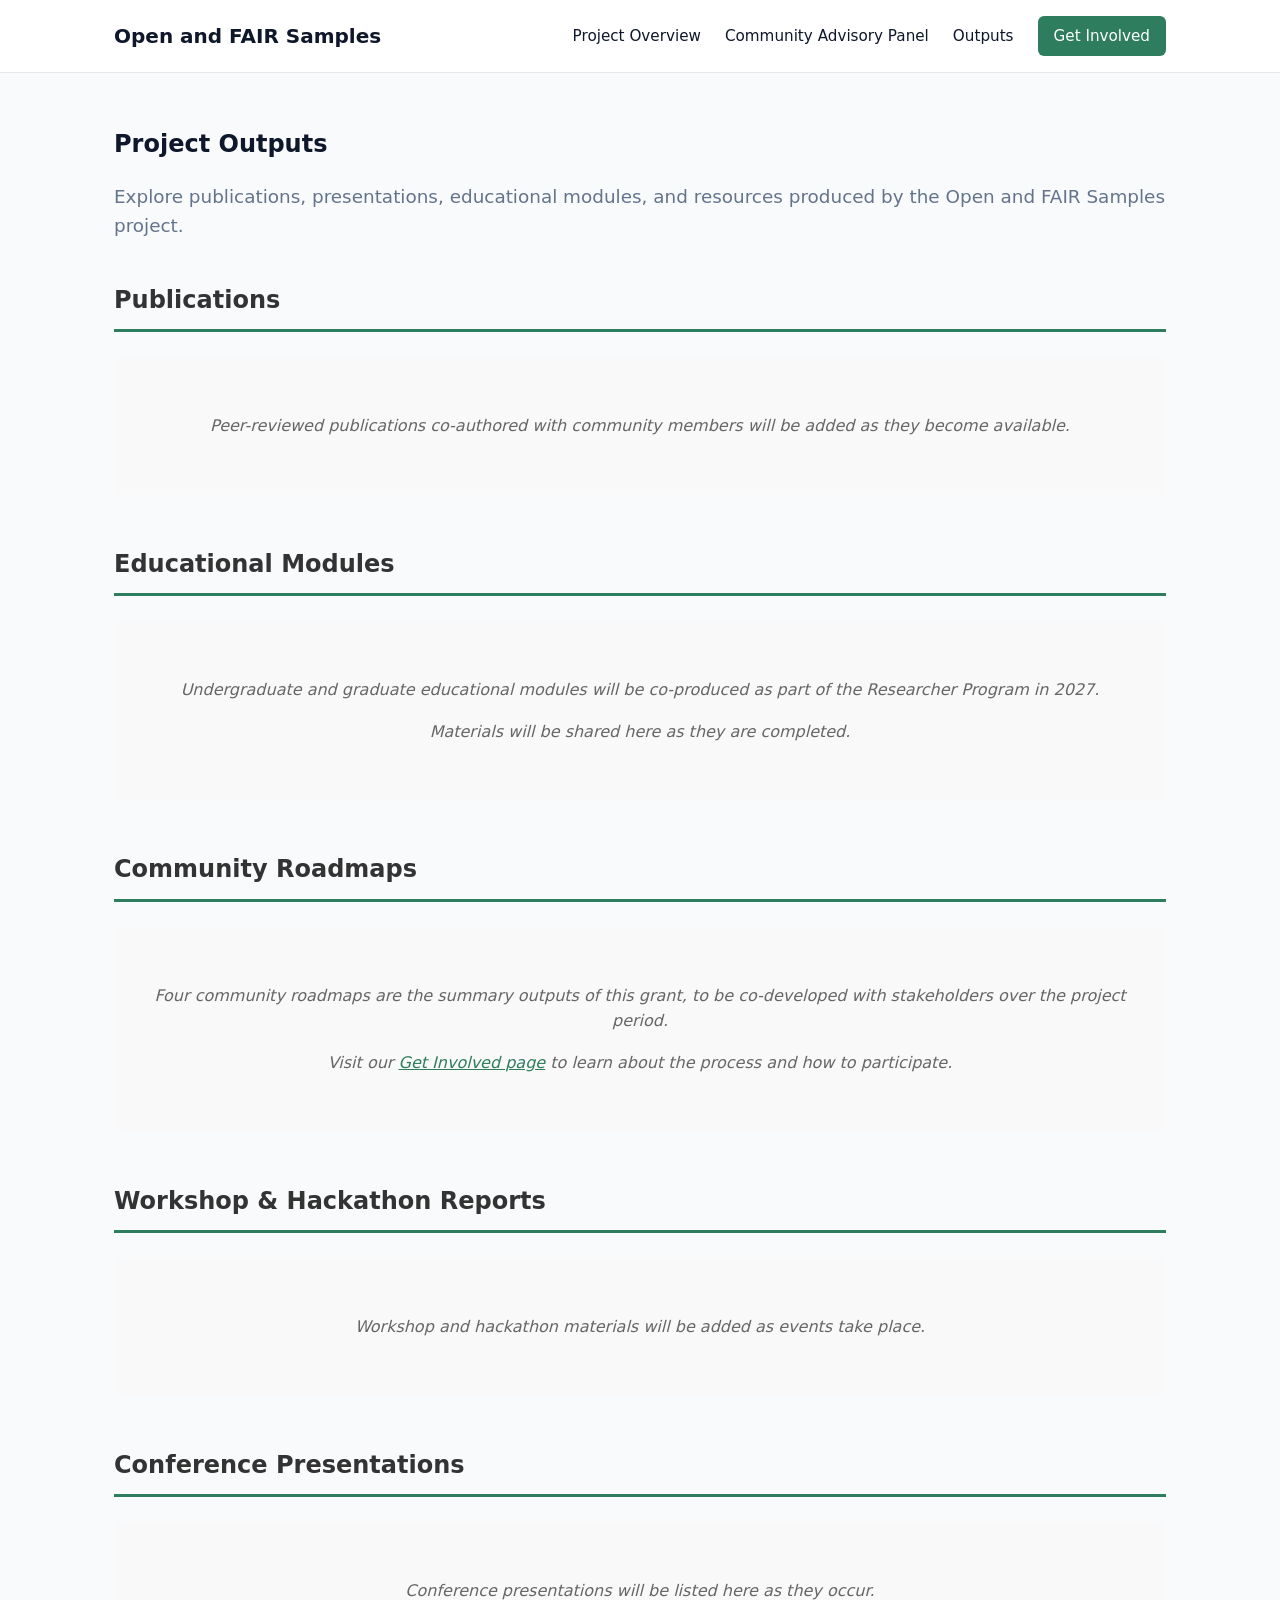
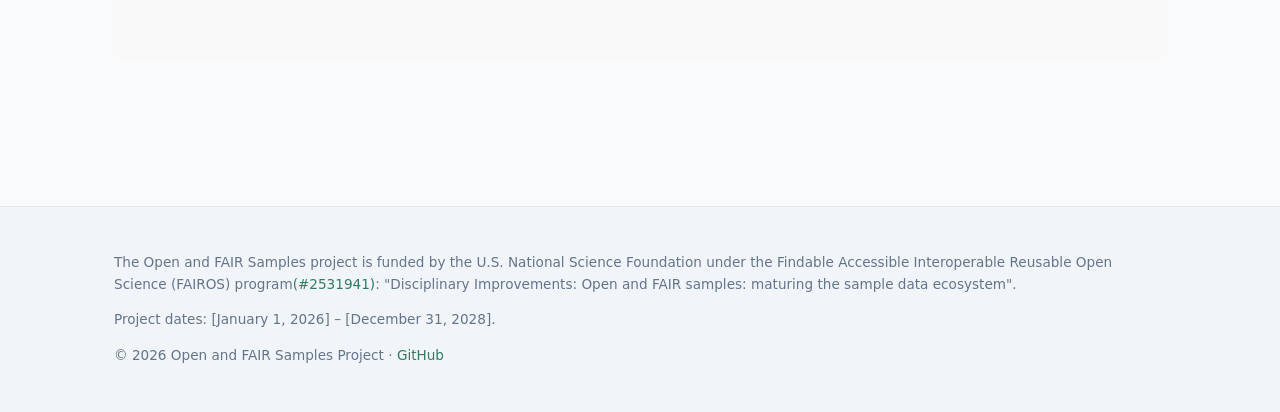
<file: outputs/index.html>
<!DOCTYPE html>
<html lang="en">
<head>
  <meta charset="UTF-8" />
  <meta name="viewport" content="width=device-width, initial-scale=1" />
  <title>Outputs – Open and FAIR Samples</title>
  <link rel="stylesheet" href="../styles.css">
  <style>
    /* Output item styling */
    .output-item {
      background-color: #f9f9f9;
      border-left: 4px solid var(--primary, #2e7d5e);
      padding: 20px;
      margin-bottom: 20px;
      border-radius: 4px;
      transition: transform 0.2s ease, box-shadow 0.2s ease;
    }

    .output-item:hover {
      transform: translateX(5px);
      box-shadow: 0 2px 8px rgba(0,0,0,0.1);
    }

    .output-item h3 {
      margin-top: 0;
      color: var(--primary, #2e7d5e);
      font-size: 1.2em;
    }

    .output-item .meta {
      color: #666;
      font-size: 0.9em;
      margin-bottom: 10px;
    }

    .output-item .description {
      line-height: 1.6;
    }

    .output-item .links {
      margin-top: 15px;
    }

    .output-item .links a {
      display: inline-block;
      margin-right: 15px;
      color: var(--primary, #2e7d5e);
      text-decoration: none;
      font-weight: 600;
    }

    .output-item .links a:hover {
      text-decoration: underline;
    }

    /* Section styling */
    .outputs-section {
      margin-bottom: 50px;
    }

    .outputs-section h2 {
      color: #333;
      border-bottom: 3px solid var(--primary, #2e7d5e);
      padding-bottom: 10px;
      margin-bottom: 25px;
    }

    /* Empty state */
    .empty-state {
      text-align: center;
      padding: 40px;
      background-color: #f9f9f9;
      border-radius: 8px;
      color: #666;
    }

    .empty-state p {
      font-style: italic;
    }
  </style>
</head>

<body>
  <!-- HEADER -->
  <header class="site-header">
    <div class="container">
      <a class="brand" href="../index.html">
        <span>Open and FAIR Samples</span>
      </a>
      <button class="nav-toggle" aria-label="Toggle navigation" onclick="document.querySelector('.nav').classList.toggle('open')">
        <span></span><span></span><span></span>
      </button>
      <nav class="nav" aria-label="Primary">
        <a href="../project-overview/index.html" class="nav-link">Project Overview</a>
        <a href="../community-advisory-panel/index.html" class="nav-link">Community Advisory Panel</a>
        <a href="../outputs/index.html" class="nav-link">Outputs</a>
        <a href="../get-involved/index.html" class="nav-link nav-cta">Get Involved</a>
      </nav>
    </div>
  </header>

  <!-- MAIN CONTENT -->
  <main class="container content">
    <section class="hero">
      <h1>Project Outputs</h1>
      <p class="lead">
        Explore publications, presentations, educational modules, and resources
        produced by the Open and FAIR Samples project.
      </p>
    </section>

    <!-- Publications -->
    <section class="outputs-section">
      <h2>Publications</h2>

      <div class="empty-state">
        <p>Peer-reviewed publications co-authored with community members will be added as they become available.</p>
        <p></p>
      </div>

      <!-- Template for future publications:
      <div class="output-item">
        <h3>Title of Publication</h3>
        <div class="meta">Date | Journal/Venue</div>
        <div class="description">
          Brief description of the publication...
        </div>
        <div class="links">
          <a href="#">Read Paper &rarr;</a>
          <a href="#">Download PDF &rarr;</a>
        </div>
      </div>
      -->
    </section>

    <!-- Educational Modules -->
    <section class="outputs-section">
      <h2>Educational Modules</h2>

      <div class="empty-state">
        <p>Undergraduate and graduate educational modules will be co-produced as part of the Researcher Program in 2027.</p>
        <p>Materials will be shared here as they are completed.</p>
      </div>

      <!-- Template for future modules:
      <div class="output-item">
        <h3>Module Title</h3>
        <div class="meta">Audience Level | Topic Area</div>
        <div class="description">
          Description of module content and learning objectives...
        </div>
        <div class="links">
          <a href="#">Access Module &rarr;</a>
          <a href="#">Download Materials &rarr;</a>
        </div>
      </div>
      -->
    </section>

    <!-- Community Roadmaps -->
    <section class="outputs-section">
      <h2>Community Roadmaps</h2>

      <div class="empty-state">
        <p>Four community roadmaps are the summary outputs of this grant, to be co-developed with stakeholders over the project period.</p>
        <p>Visit our <a href="../get-involved/index.html">Get Involved page</a> to learn about the process and how to participate.</p>
      </div>
    </section>

    <!-- Workshop Reports -->
    <section class="outputs-section">
      <h2>Workshop &amp; Hackathon Reports</h2>

      <div class="empty-state">
        <p>Workshop and hackathon materials will be added as events take place.</p>
       </p>
      </div>

      <!-- Template for future workshops:
      <div class="output-item">
        <h3>Workshop Title</h3>
        <div class="meta">Date | Location/Virtual</div>
        <div class="description">
          Description of workshop content and outcomes...
        </div>
        <div class="links">
          <a href="#">View Recording &rarr;</a>
          <a href="#">Download Slides &rarr;</a>
          <a href="#">Access Materials &rarr;</a>
        </div>
      </div>
      -->
    </section>

    <!-- Conference Presentations -->
    <section class="outputs-section">
      <h2>Conference Presentations</h2>

      <div class="empty-state">
        <p>Conference presentations will be listed here as they occur.</p>
        <p></p>
      </div>

      <!-- Template for future presentations:
      <div class="output-item">
        <h3>Presentation Title</h3>
        <div class="meta">Conference Name | Date | Location</div>
        <div class="description">
          Brief description of the presentation...
        </div>
        <div class="links">
          <a href="#">View Abstract &rarr;</a>
          <a href="#">View Poster &rarr;</a>
        </div>
      </div>
      -->
    </section>
  </main>

  <!-- FOOTER -->
  <footer class="site-footer">
    <div class="container">
      <p>
        The Open and FAIR Samples project is funded by the U.S. National Science Foundation
        under the Findable Accessible Interoperable Reusable Open Science (FAIROS)
        program<a href="https://www.nsf.gov/awardsearch/show-award?AWD_ID=2531941"target="_blank" rel="noopener noreferrer">(#2531941)</a>: "Disciplinary Improvements: Open and FAIR samples: maturing the
        sample data ecosystem".
      </p>
      <p>Project dates: [January 1, 2026] – [December 31, 2028].</p>
      <p>
        &copy; <span id="year"></span> Open and FAIR Samples Project &middot;
        <a href="https://github.com/linked-samples/FAIR-sample-ecosystem">GitHub</a>
      </p>
    </div>
  </footer>

  <script>
    document.getElementById('year').textContent = new Date().getFullYear();
  </script>
</body>
</html>
</file>
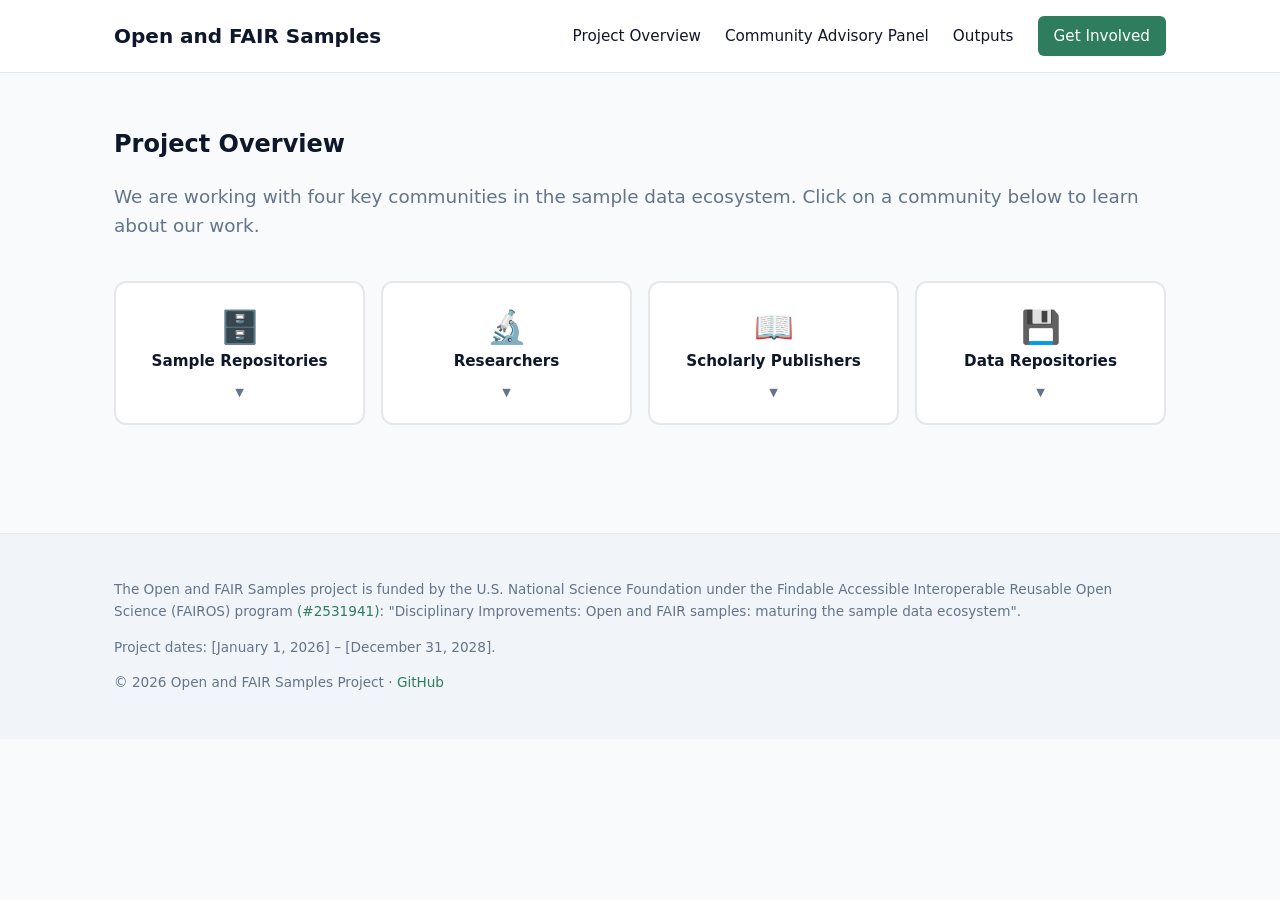
<file: project-overview/index.html>
<!DOCTYPE html>
<html lang="en">
<head>
  <meta charset="UTF-8" />
  <meta name="viewport" content="width=device-width, initial-scale=1" />
  <title>Project Overview – Open and FAIR Samples</title>
  <link rel="stylesheet" href="../styles.css">
  <style>
    /* Audience toggle boxes */
    .audience-grid {
      display: grid;
      grid-template-columns: repeat(4, 1fr);
      gap: 1rem;
      margin-top: 2.5rem;
    }

    .audience-box {
      display: flex;
      flex-direction: column;
      align-items: center;
      gap: 0.6rem;
      padding: 1.75rem 1rem 1.5rem;
      background: white;
      border: 2px solid #e5e7eb;
      border-radius: 12px;
      cursor: pointer;
      text-align: center;
      font-family: inherit;
      transition: border-color 0.2s, background 0.2s, transform 0.15s;
    }

    .audience-box:hover {
      border-color: var(--primary);
      transform: translateY(-2px);
    }

    .audience-box.active {
      border-color: var(--primary);
      background: var(--primary);
      color: white;
    }

    .audience-icon {
      font-size: 2rem;
      line-height: 1;
    }

    .audience-label {
      font-size: 0.95rem;
      font-weight: 600;
      color: var(--foreground);
      line-height: 1.3;
    }

    .audience-box.active .audience-label {
      color: white;
    }

    .audience-chevron {
      font-size: 0.7rem;
      color: var(--muted);
      transition: transform 0.2s;
      margin-top: 0.25rem;
    }

    .audience-box.active .audience-chevron {
      color: rgba(255,255,255,0.8);
      transform: rotate(180deg);
    }

    /* Content panels */
    .audience-panels {
      margin-top: 0.75rem;
    }

    .audience-panel {
      display: none;
      padding: 1.75rem 2rem;
      background: white;
      border: 2px solid var(--primary);
      border-radius: 12px;
      animation: panelFadeIn 0.2s ease;
    }

    .audience-panel.active {
      display: block;
    }

    @keyframes panelFadeIn {
      from { opacity: 0; transform: translateY(-4px); }
      to   { opacity: 1; transform: translateY(0); }
    }

    .audience-panel h3 {
      margin-top: 0;
      color: var(--primary);
    }

    /* Responsive: 2×2 on narrow screens */
    @media (max-width: 680px) {
      .audience-grid {
        grid-template-columns: repeat(2, 1fr);
      }
    }
  </style>
</head>

<body>
  <!-- HEADER -->
  <header class="site-header">
    <div class="container">
      <a class="brand" href="../index.html">
        <span>Open and FAIR Samples</span>
      </a>
      <button class="nav-toggle" aria-label="Toggle navigation" onclick="document.querySelector('.nav').classList.toggle('open')">
        <span></span><span></span><span></span>
      </button>
      <nav class="nav" aria-label="Primary">
        <a href="../project-overview/index.html" class="nav-link">Project Overview</a>
        <a href="../community-advisory-panel/index.html" class="nav-link">Community Advisory Panel</a>
        <a href="../outputs/index.html" class="nav-link">Outputs</a>
        <a href="../get-involved/index.html" class="nav-link nav-cta">Get Involved</a>
      </nav>
    </div>
  </header>

  <!-- MAIN CONTENT -->
  <main class="container content">
    <section>
      <h1>Project Overview</h1>
      <p class="lead">
        We are working with four key communities in the sample data ecosystem. Click on a community below to learn about our work. 
      </p>
    </section>

    <!-- Audience toggle boxes -->
    <div class="audience-grid">
      <button class="audience-box" data-target="panel-sample-repos" onclick="togglePanel(this)">
        <div class="audience-icon">&#x1F5C4;&#xFE0F;</div>
        <div class="audience-label">Sample Repositories</div>
        <div class="audience-chevron">&#x25BC;</div>
      </button>
      <button class="audience-box" data-target="panel-researchers" onclick="togglePanel(this)">
        <div class="audience-icon">&#x1F52C;</div>
        <div class="audience-label">Researchers</div>
        <div class="audience-chevron">&#x25BC;</div>
      </button>
      <button class="audience-box" data-target="panel-publishers" onclick="togglePanel(this)">
        <div class="audience-icon">&#x1F4D6;</div>
        <div class="audience-label">Scholarly Publishers</div>
        <div class="audience-chevron">&#x25BC;</div>
      </button>
      <button class="audience-box" data-target="panel-data-repos" onclick="togglePanel(this)">
        <div class="audience-icon">&#x1F4BE;</div>
        <div class="audience-label">Data Repositories</div>
        <div class="audience-chevron">&#x25BC;</div>
      </button>
    </div>

    <div class="audience-panels">
      <div class="audience-panel" id="panel-sample-repos">
        <h3>Sample Repositories</h3>
        <p><strong>Landscape Survey of U.S. Earth and Space Science Sample Repositories</strong></p>
        <p>In the first half of Y1, the PI team will conduct a statistically representative survey of U.S.-based Earth and
          space science sample repositories (n≈300) to assess current use and perceptions of sample PIDs and
          roadblocks to uptake. The survey will ask participants about their awareness and use of PIDs in
          repositories, about their challenges using PIDs, and how they want to show the impact of their collections.
          This study will allow us to identify functional, technical, or social roadblocks to PID uptake and discern
          where technical developments (from commercial collections management software, PID minting and
          management systems) can support sample repositories in making PIDs useful for their needs. As holders
          of the U.S. national collections, buy-in from sample repositories is critical to the health of the sample data
          ecosystem. The results of the survey will be published in a peer-reviewed journal and the PI’s will present
          results in virtual venues and at conferences of relevance (e.g., annual meeting of U.S. marine and lacustrine
          sample curators (in person), ESIP Physical Sample Curation Cluster (virtual), U.S. Geological Survey
          NGGDPP annual meeting (virtual).</p>
        <p><strong>Case Studies to Understand Repository Realities and Workflows</strong></p>
        <p>Complementing this work, in Year 1, the UA team will develop descriptive case studies at three sample
          repositories. These case studies will deepen our understanding of roadblocks to and opportunities for PID
          adoption in repositories. Case studies are a valuable and effective way of understanding sociotechnical
          phenomena in context; they can reveal social dynamics, workflow quirks, administrative obstacles and other
          important dynamics that surveys alone cannot reveal. A holistic approach for selecting the three
          sites will aim to maximize capturing variation with respect to the following criteria: (1) collection size, (2)
          funding source(s), (3) staff size, and (4) disciplinary focus. Site visits will be conducted over four days and
          will involve individual interviews with repository staff, observations of curatorial activities, and group
          discussions. Insights from the site visits will result in a peer-reviewed publication and will be disseminated
          broadly.</p>
        <p><strong>Drawing the Sample Repository Roadmap</strong></p>
        <p>In Year 2, following completion of the survey and site visits, the UA team will
          draft a community roadmap summarizing outcomes and insight derived from the work, including key needs
          (e.g., technical, fiscal, resource/guidance) and community visions for leveraging sample PIDs. Participants
          from the initial survey will be invited to provide feedback on the roadmap during an eight-week comment
          period, via a series of virtual small group discussions hosted on Zoom, and through a simple Google form
          on the website. Other community-members who did not participate in the survey but also wish to provide
          comments will also be invited. All contributors providing feedback via either of the mechanisms will be
          invited to be acknowledged or elevated as contributors/co-authors on the final roadmap, as appropriate.</p>
      </div>
      <div class="audience-panel" id="panel-researchers">
        <h3>Researchers</h3>
        <p><strong>Improving Research Data Management Workflows for Samples through Participatory Action</strong></p>
        <p>We will engage 35 researchers in a four-semester cohort-based program to train them in open science practices related to FAIR sample data and sample stewardship. Over the duration of the program, cohort members will become champions for FAIR sample data
          stewardship, progressively infusing what they learn in their day-to-day roles as mentors, collaborators, educators, data producers, authors, and beyond. We will draw on methods
          from Participatory Action Research (PAR) to guide our work and structure our program; activities will be iterative and goals co-designed with participants. In Year 1, the UA team will develop applicant criteria (with input and review from the Community Advisory
          Panel) and a short application process. Participation will be open to researchers in any career stage and country. Calls soliciting applications will be made widely via disciplinary
          listservs, academic society online forums, and Slack and other social media channels. In selecting participants, effort will be made to ensure the cohort captures a range of sub-disciplines, and where
          possible, career stage and location. To broaden participation, we will support entirely virtual participation
          for up to ten researchers. The cohort will be selected and notified by the end of Year 1. Participants will receive a stipend for their participation in the program. The program will officially begin in Year 2 with an initial two-day kickoff workshop at the University of
            Arizona.</p>
          <p><strong>Drawing the Researcher Roadmap</strong></p>
          <p>In the final semester of the program, participants will begin drafting the research community roadmap; the
          project team will continue developing this after the program’s end. The roadmap will contain: (1) executive
          summary of the researcher program, (2) key suggested points of opportunity for researchers to integrate
          sample and sample data management education into their activities, (3) an outline of future needs,
          including desired CI tools to support researchers in managing their sample metadata and using PIDs, and
          (4) incentives and other structural support needed.</p>
      </div>
      <div class="audience-panel" id="panel-publishers">
        <h3>Scholarly Publishers</h3>
        <p><strong>Assessing the State of Sample Citation in ESS Scholarly Publishing</strong></p>
        <p>In Year 2, we will conduct a landscape assessment (via content analysis and text mining) of current
        scholarly journal sample citation guidance and practices. We will select a subset of scholarly journals that
        contain sample-based research and (1) identify whether they have any author guidance on sample
        citation and whether it aligns with leading community practices and (2) for a scoped publication period for
        these journals, quantify the types, usage, resolvability, and placement of sample PIDs within journal
        articles. Outcomes from this assessment will result in a peer-reviewed publication and will be socialized
        amongst the scholarly publishing community and at ESIP, European Geophysical Union (EGU), and
        AGU.</p>
        <p><strong>Focus Groups about Supporting Sample PIDs in Scholarly Publications</strong></p>
        Grounded in the results of the landscape analysis, the UA team will conduct focus groups with editors and
        publishers in Earth and space sciences, employing the Nominal Group Technique, which has
        previously been used in similar CI projects to derive expert consensus on topics. The
        UA team will prepare focus group questions, consulting with Community Advisory Panel members who
        have experience engaging with the publishing community for their feedback. Calls for participation will be
        circulated amongst journal and editor-relevant listservs and social networks, including Coalition for
        Publishing Data in the Earth and Space Sciences (COPDESS). With their permission, participating editors
        and journals will be acknowledged in the synthesis output for this work. Results from this work will be
        circulated back to the venues engaged for the call for participation and disseminated through the Advisory
        Panel’s networks, where relevant.</p>
<p><strong>Drawing the Scholarly Publishing Roadmap</strong></p>
        <p>The roadmap for scholarly publishers will: (1) provide background and context relevant to publishers
        about the sample data ecosystem, including an overview of the previously published outcomes of the
        survey, (2) provide a synthesis of the interviews and discussions with editors and publishers,
         and (3) comment on pathways for moving forward in supporting sample PIDs in
        scholarly publications. The scholarly publisher roadmap will
also be presented in key publisher and editor forums and conferences.</p>
      </div>
      <div class="audience-panel" id="panel-data-repos">
        <h3>Data Repositories</h3>
        <p><strong>Data Repository-Focused Webinar Series</strong></p>
        <p>In Year 1, a webinar series jointly hosted through ESIP by the Physical Sample Curation Cluster and the
        Council of Data Facilities will engage data repositories in education about sample PIDs and showcase
        early adopters of sample-PID infrastructure. The series will consist of five presentations from sample PID
        infrastructure organizations and data repository leaders/software developers. The webinar series will
        serve to provide a space for data repositories to learn about the approaches their peers are taking to
        integrate sample PID infrastructure and discuss common challenges and needs with PID infrastructure
        providers. Discussion during webinars will be used to refine the agenda and approach for hackathons in
        Year 2. The webinar series will be announced on relevant listservs, social channels, and via the
        project website.</p>
        <p><strong>Hybrid-Format Hackathons</strong></p>
        <p>In Year 1, a hybrid-format hackathon for data repositories will be hosted to drive focused work on
        implementation of sample PID infrastructure. The two-day hackathon will be
        co-located with an annual in person meeting, and will support 12 in-person attendees and
        additional attendees via Zoom.In Year 2, a second, entirely-virtual hackathon will run as a series of four half-day sessions over two
        weeks. This hackathon will adopt a similar structure to the first hackathon, modified to accommodate the
        four-day structure and to leverage collaborative online modalities (e.g., Zoom breakout rooms,
        collaborative tools such as Slido, Miro Board). Reports from both hackathons will be made openly
        available on the project website and via the project’s Zenodo community.</p>
        <p><strong>Drawing the Data Repository Roadmap</strong></p>
        <p>The UA team will draft an initial community roadmap summarizing outcomes and insight derived from the
        activities conducted in and community visions for leveraging sample PIDs. Participants will be invited to provide feedback on the
        roadmap during an eight-week comment period, via small group discussions on Zoom and a Google form.
        All contributors providing feedback via either of the mechanisms will be invited to be acknowledged or
        elevated as contributors/co-authors on the final roadmap, as appropriate.</p>
      </div>
    </div>
  </main>

  <!-- FOOTER -->
  <footer class="site-footer">
    <div class="container">
      <p>
        The Open and FAIR Samples project is funded by the U.S. National Science Foundation
        under the Findable Accessible Interoperable Reusable Open Science (FAIROS)
        program <a href="https://www.nsf.gov/awardsearch/show-award?AWD_ID=2531941"target="_blank" rel="noopener noreferrer">(#2531941)</a>: "Disciplinary Improvements: Open and FAIR samples: maturing the
        sample data ecosystem".
      </p>
      <p>Project dates: [January 1, 2026] – [December 31, 2028].</p>
      <p>
        &copy; <span id="year"></span> Open and FAIR Samples Project &middot;
        <a href="https://github.com/linked-samples/FAIR-sample-ecosystem">GitHub</a>
      </p>
    </div>
  </footer>

  <script>
    document.getElementById('year').textContent = new Date().getFullYear();

    function togglePanel(btn) {
      const targetId = btn.dataset.target;
      const isActive = btn.classList.contains('active');

      document.querySelectorAll('.audience-box').forEach(b => b.classList.remove('active'));
      document.querySelectorAll('.audience-panel').forEach(p => p.classList.remove('active'));

      if (!isActive) {
        btn.classList.add('active');
        document.getElementById(targetId).classList.add('active');
      }
    }
  </script>
</body>
</html>
</file>
<file: styles.css>
/* ------------------------------
   Open and FAIR Samples color palette
------------------------------ */
:root {
  --background: #f8fafc;
  --foreground: #0f172a;
  --primary: #2e7d5e;       /* earthy green — samples/specimens */
  --secondary: #1f6fb2;     /* complementary blue */
  --accent: #d4873f;        /* warm amber accent */
  --muted: #64748b;
}

* {
  box-sizing: border-box;
}

body {
  margin: 0;
  font-family: system-ui, -apple-system, BlinkMacSystemFont, sans-serif;
  background: var(--background);
  color: var(--foreground);
  line-height: 1.6;
}

/* ------------------------------
   Layout
------------------------------ */
.container {
  max-width: 1100px;
  margin: 0 auto;
  padding: 2rem 1.5rem;
}

/* ------------------------------
   Header Brand & Logo
------------------------------ */
.site-header {
  border-bottom: 1px solid #e5e7eb;
  background: white;
}

.site-header .container {
  display: flex;
  justify-content: space-between;
  align-items: center;
  padding: 1rem 1.5rem;
}

.brand {
  display: flex;
  align-items: center;
  gap: 0.75rem;
  text-decoration: none;
  color: var(--foreground);
  font-weight: 600;
  font-size: 1.25rem;
}

.brand:hover {
  color: var(--primary);
}

.brand-logo {
  width: 50px;
  height: auto;
  display: block;
}

.nav {
  display: flex;
  gap: 1.5rem;
  align-items: center;
}

.nav-link {
  text-decoration: none;
  color: var(--foreground);
  font-size: 0.95rem;
  transition: color 0.2s;
}

.nav-link:hover {
  color: var(--primary);
}

.nav-cta {
  background: var(--primary);
  color: white;
  padding: 0.5rem 1rem;
  border-radius: 6px;
}

.nav-cta:hover {
  background: var(--secondary);
  color: white;
}

/* Mobile hamburger menu */
.nav-toggle {
  display: none;
  background: none;
  border: none;
  cursor: pointer;
  padding: 0.5rem;
}

.nav-toggle span {
  display: block;
  width: 24px;
  height: 2px;
  background: var(--foreground);
  margin: 5px 0;
  transition: 0.3s;
}

/* ------------------------------
   Footer
------------------------------ */
footer {
  border-top: 1px solid #e5e7eb;
  background: #f1f5f9;
  margin-top: 4rem;
}

footer p {
  font-size: 0.85rem;
  color: var(--muted);
}

footer a {
  color: var(--primary);
  text-decoration: none;
}

footer a:hover {
  text-decoration: underline;
}

/* ------------------------------
   Cards & grids
------------------------------ */
.grid {
  display: grid;
  gap: 1.5rem;
}

.grid-3 {
  grid-template-columns: repeat(auto-fit, minmax(220px, 1fr));
}

.card {
  border: 1px solid #e5e7eb;
  border-radius: 12px;
  padding: 1.5rem;
  background: white;
}

.card:hover {
  border-color: var(--primary);
}

/* ------------------------------
   Responsive homepage illustration 
------------------------------ */
.homepage-image {
  display: block;
  max-width: 100%;
  height: auto;
  margin: 1.5rem auto;
  border-radius: 12px;
}

/* Lead paragraph */
.lead {
  font-size: 1.15rem;
  color: var(--muted);
}

/* Links */
a {
  color: var(--primary);
}

a:hover {
  color: var(--secondary);
}

/* Section headings */
h1 {
  color: var(--foreground);
  margin-bottom: 0.5rem;
}

h2 {
  color: var(--foreground);
  margin-top: 2.5rem;
}

/* ------------------------------
   Responsive
------------------------------ */
@media (max-width: 768px) {
  .site-header .container {
    flex-wrap: wrap;
  }

  .nav-toggle {
    display: block;
  }

  .nav {
    display: none;
    width: 100%;
    flex-direction: column;
    gap: 0.75rem;
    padding-top: 1rem;
  }

  .nav.open {
    display: flex;
  }

  .nav-cta {
    text-align: center;
  }
}
</file>
